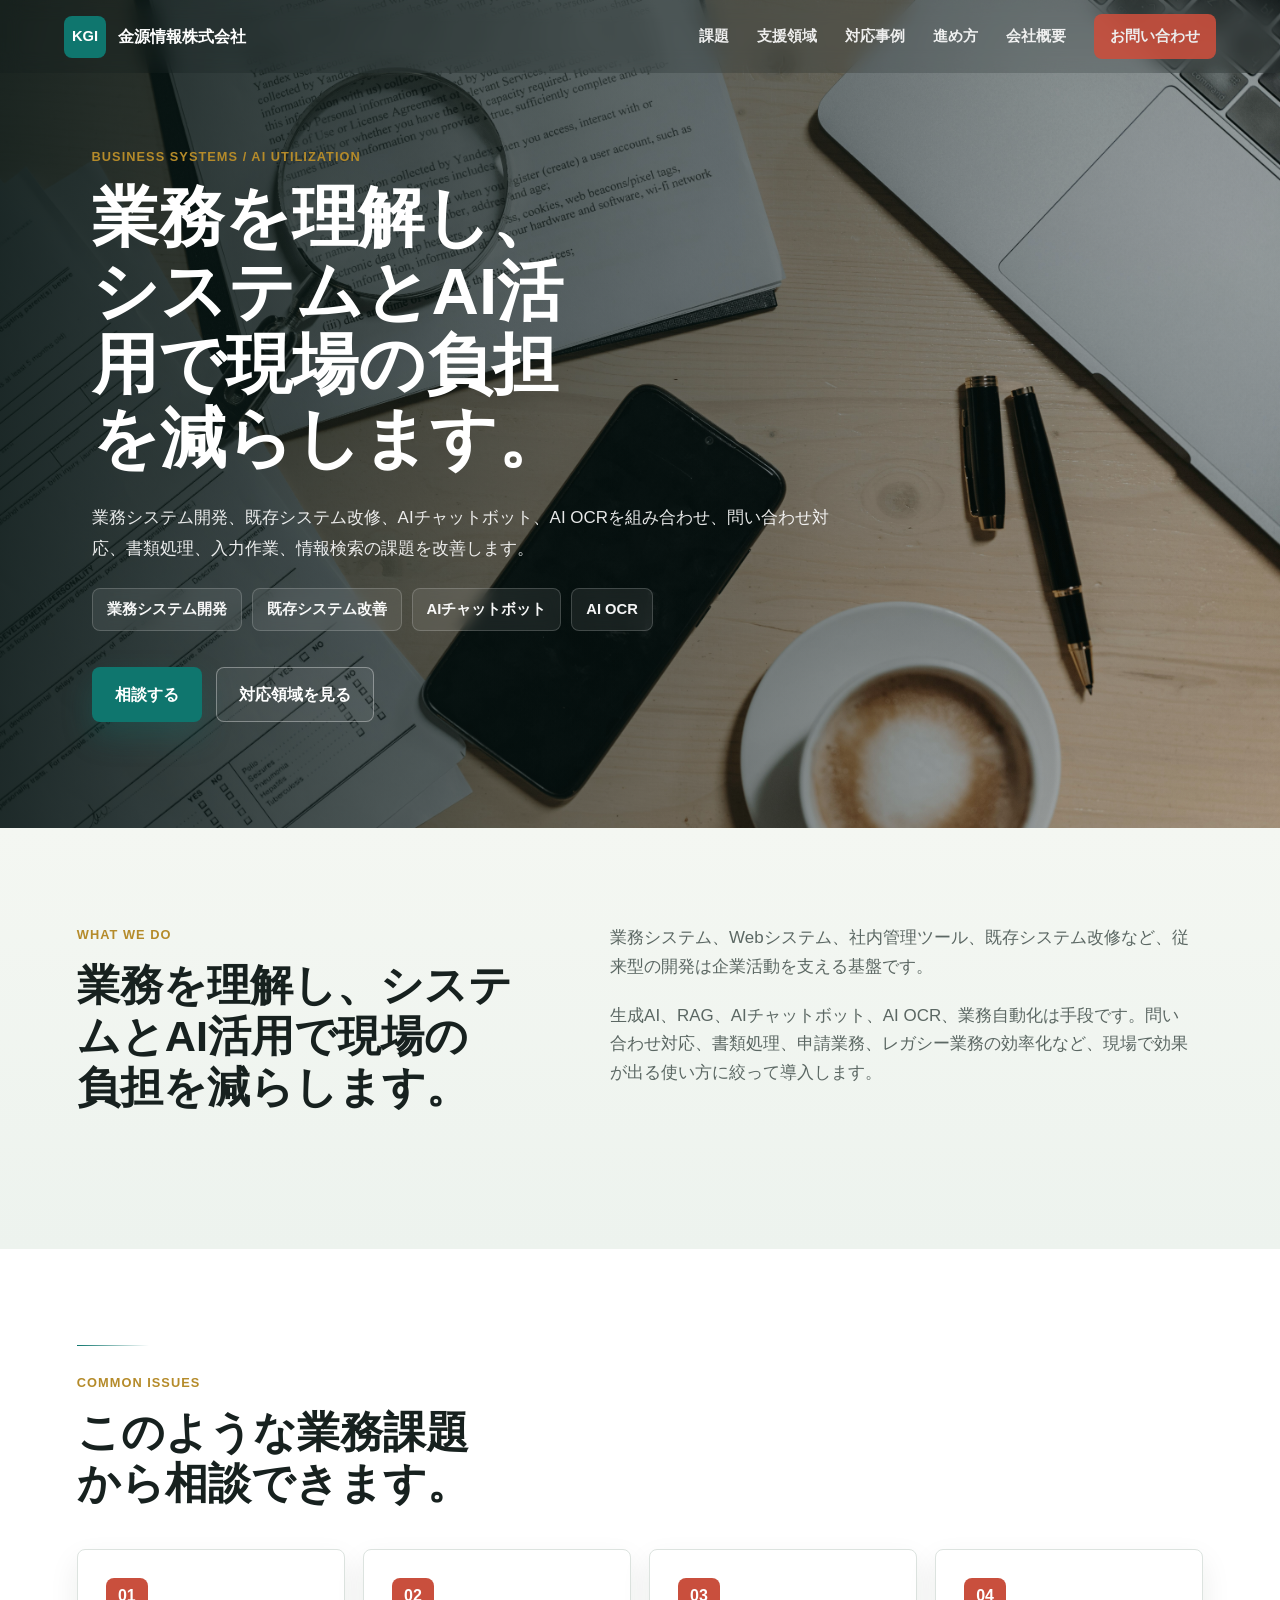
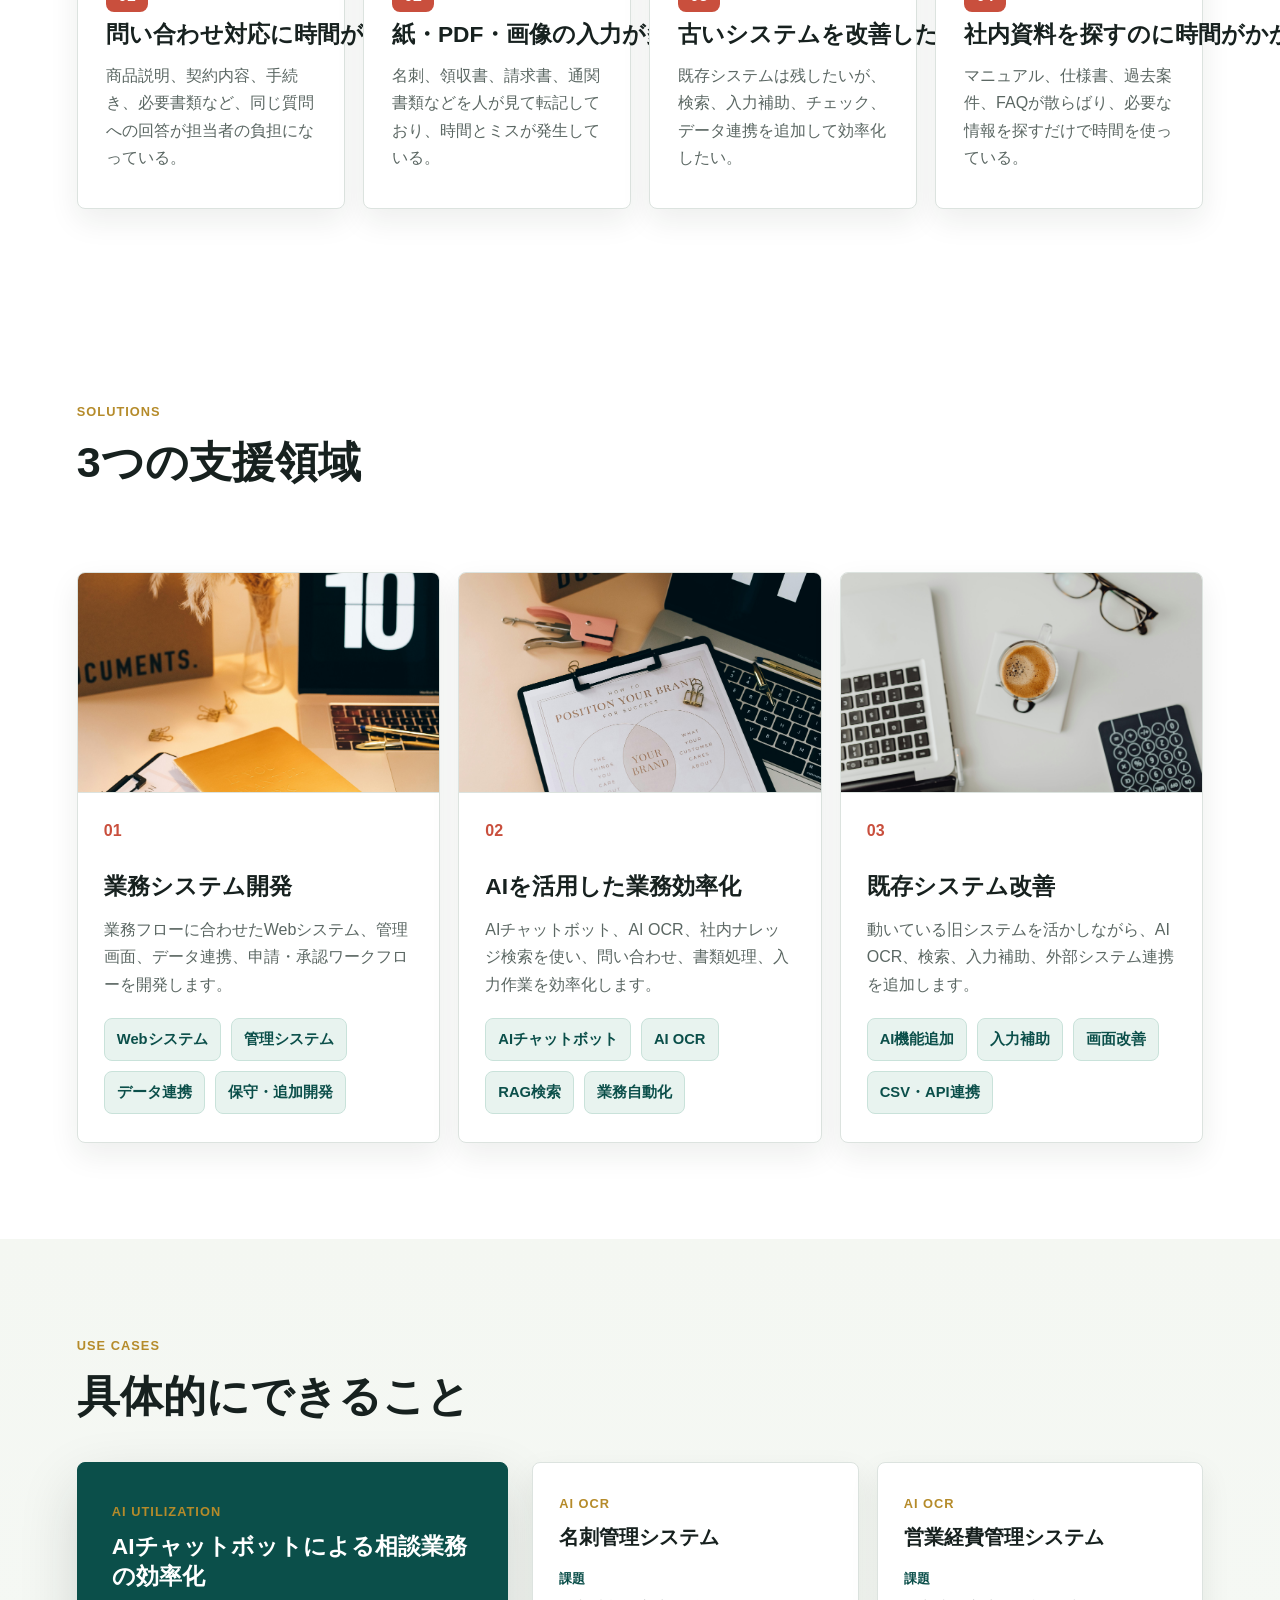
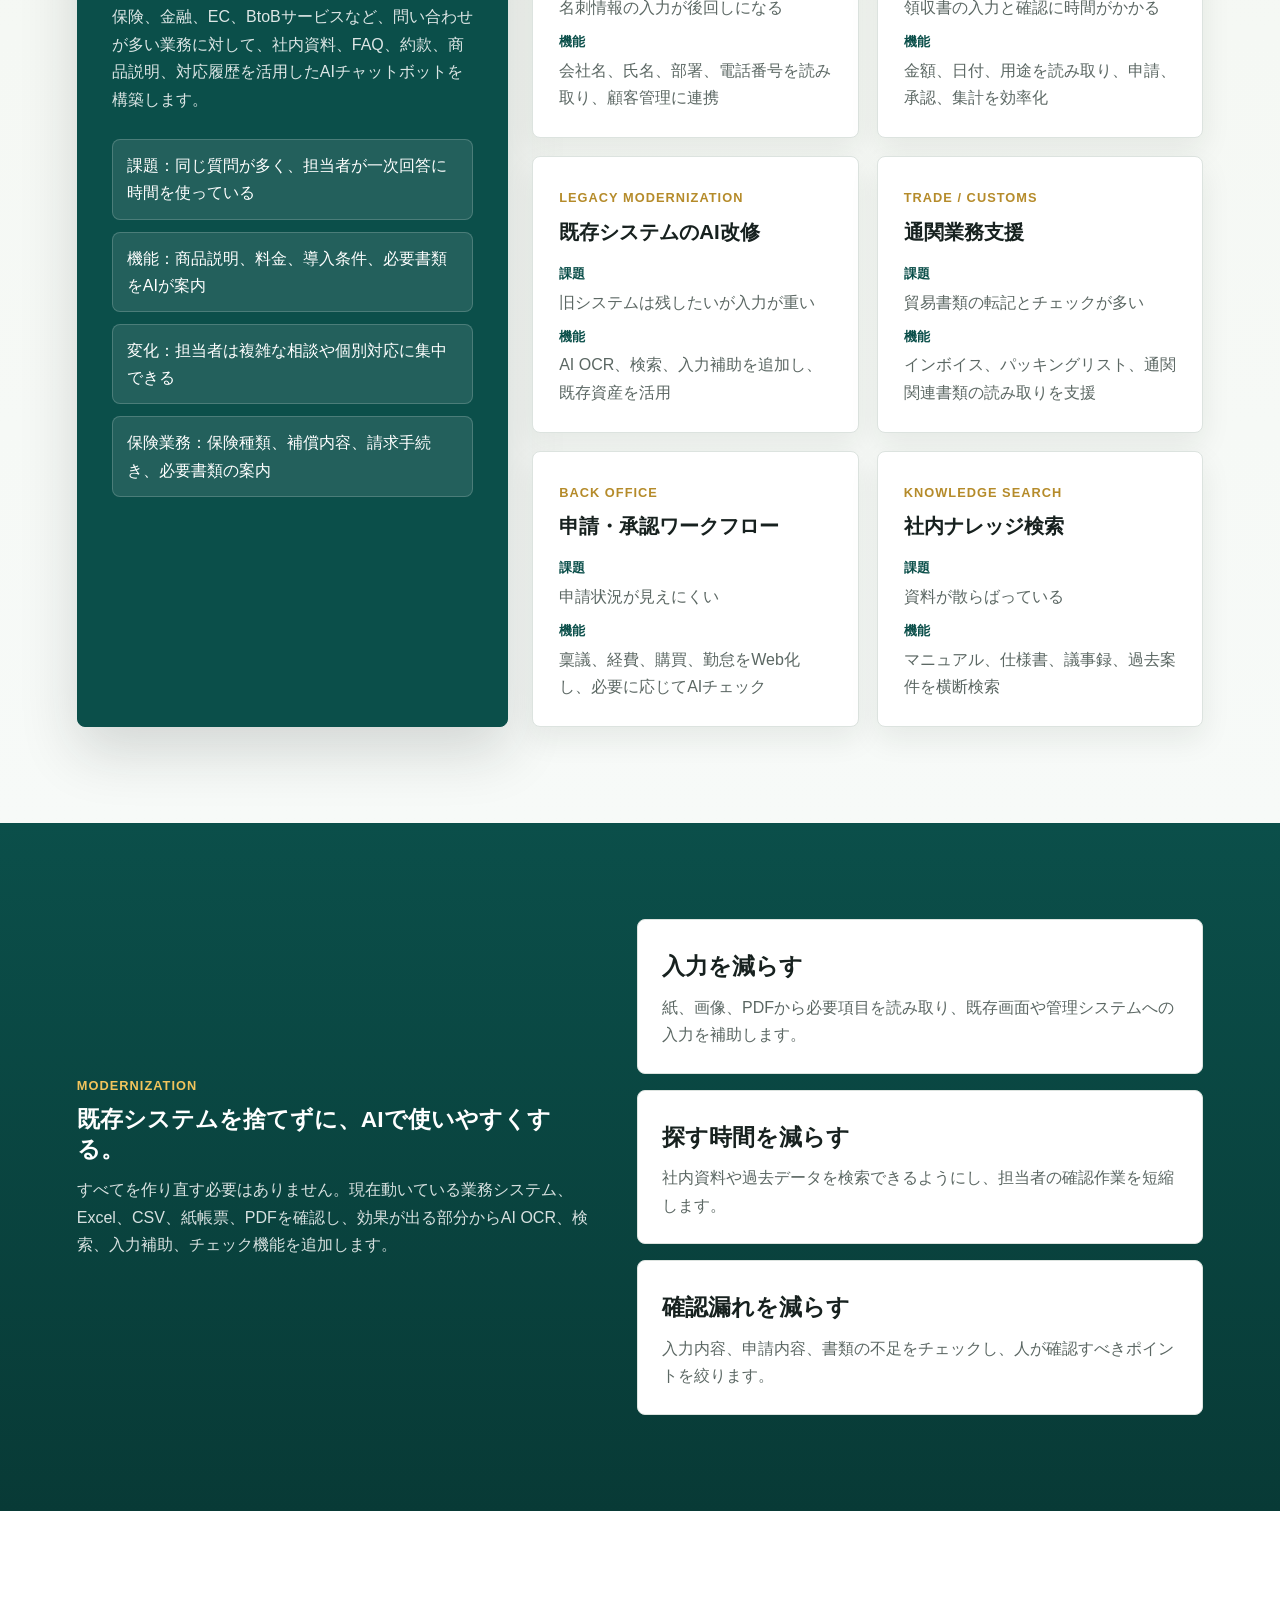
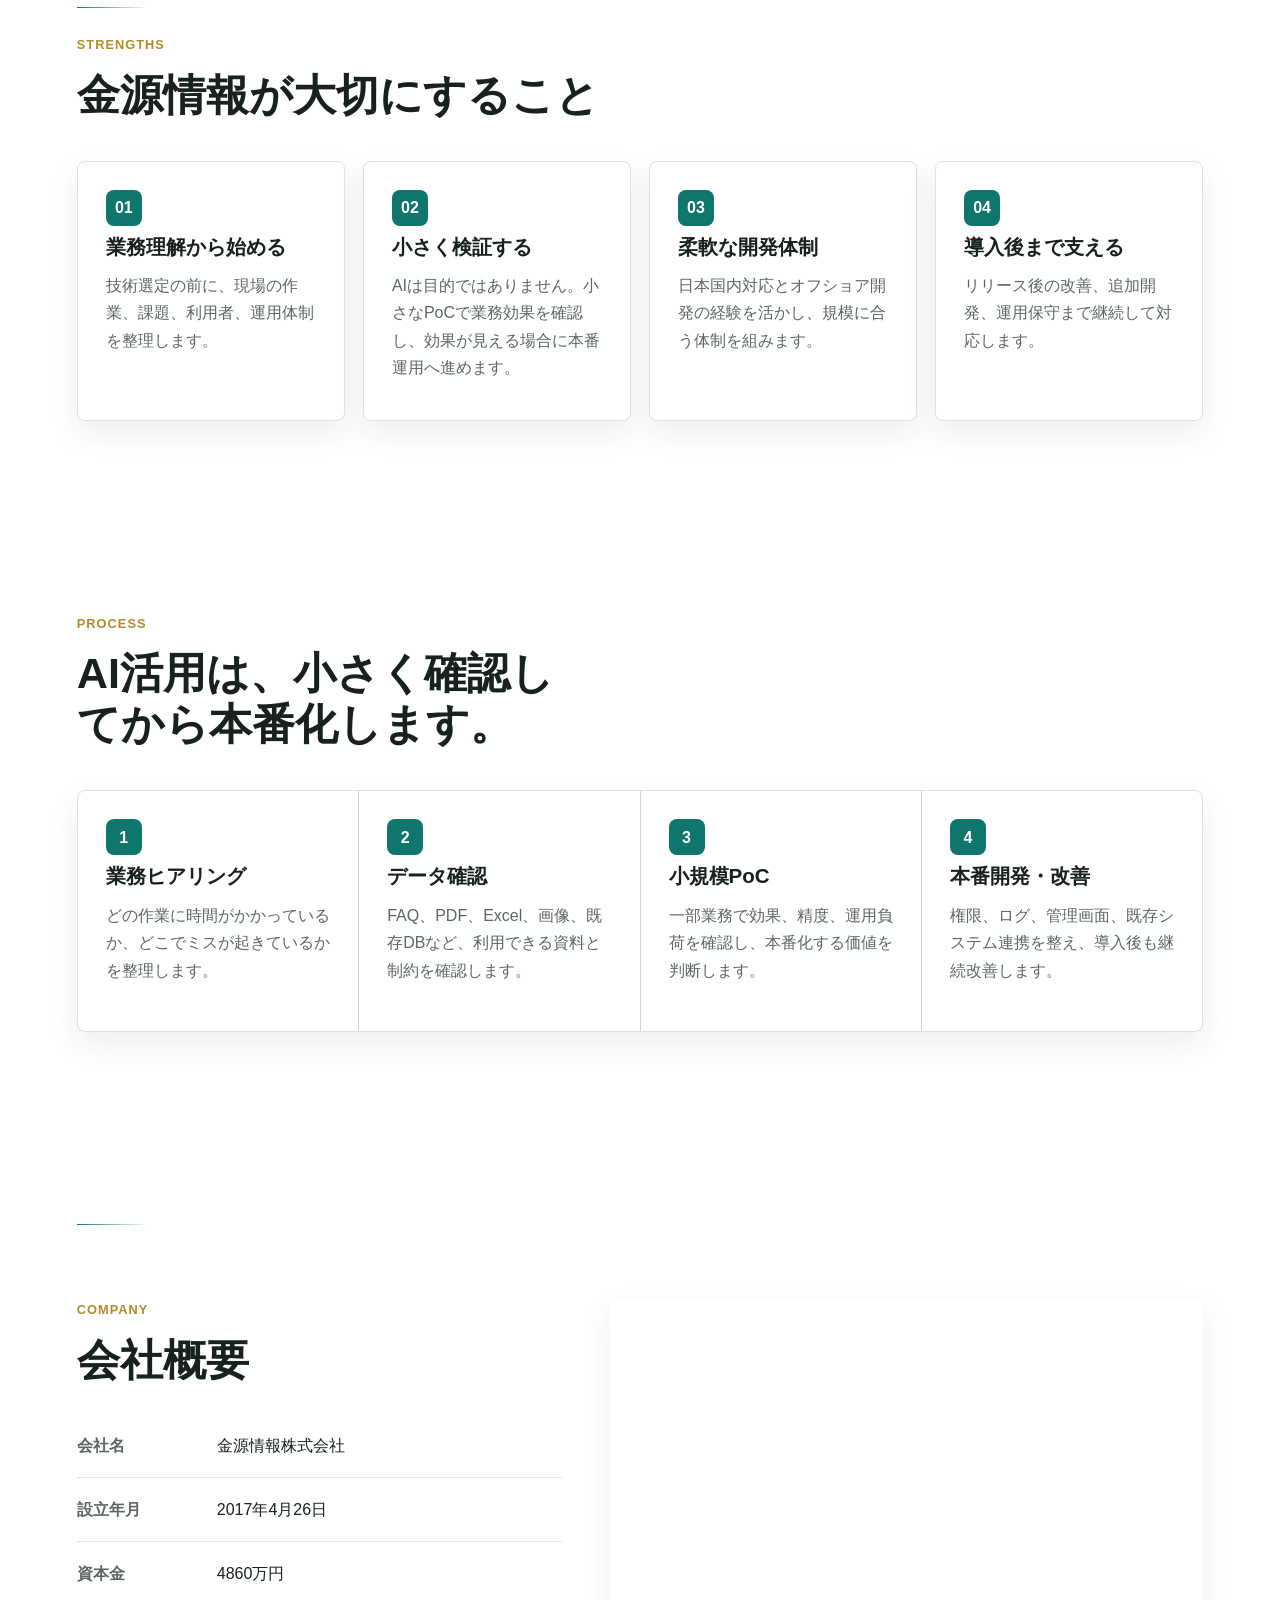
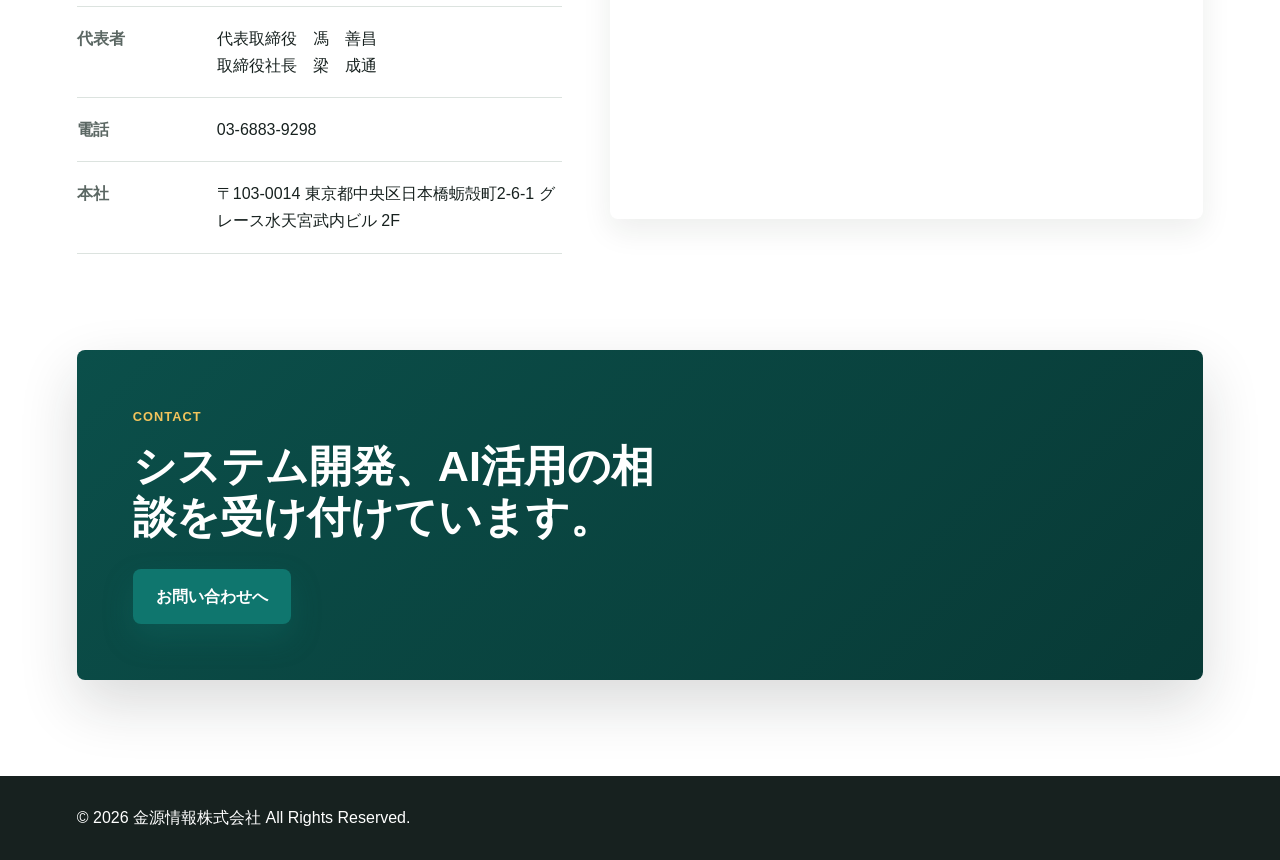
<file: index.html>
<!doctype html>
<html lang="ja">
<head>
  <meta charset="utf-8">
  <meta name="viewport" content="width=device-width, initial-scale=1">
  <title>金源情報株式会社 | システム開発・AI活用支援</title>
  <meta name="description" content="金源情報株式会社は、業務システム開発、Webシステム開発、既存システム改修、生成AI活用、AI OCR、業務自動化を通じて、お客様の業務課題を解決します。">
  <link rel="stylesheet" href="css/style.css">
</head>
<body>
  <header class="site-header" data-header>
    <a class="brand" href="index.html" aria-label="金源情報株式会社 ホーム">
      <span class="brand-mark">KGI</span>
      <span class="brand-name">金源情報株式会社</span>
    </a>
    <button class="nav-toggle" type="button" aria-expanded="false" aria-controls="site-nav" data-nav-toggle>
      <span></span>
      <span></span>
      <span></span>
    </button>
    <nav class="site-nav" id="site-nav" data-nav>
      <a href="#challenges">課題</a>
      <a href="#solutions">支援領域</a>
      <a href="#use-cases">対応事例</a>
      <a href="#process">進め方</a>
      <a href="#company">会社概要</a>
      <a class="nav-contact" href="info.html">お問い合わせ</a>
    </nav>
  </header>

  <main>
    <section class="hero">
      <img class="hero-image" src="img/hero-office-documents-topview.jpg" alt="業務資料とノートPCを使った検討のイメージ">
      <div class="hero-overlay"></div>
      <div class="hero-content">
        <p class="eyebrow">Business Systems / AI Utilization</p>
        <h1>業務を理解し、システムとAI活用で現場の負担を減らします。</h1>
        <p class="hero-lead">業務システム開発、既存システム改修、AIチャットボット、AI OCRを組み合わせ、問い合わせ対応、書類処理、入力作業、情報検索の課題を改善します。</p>
        <div class="hero-points" aria-label="主な対応内容">
          <span>業務システム開発</span>
          <span>既存システム改善</span>
          <span>AIチャットボット</span>
          <span>AI OCR</span>
        </div>
        <div class="hero-actions">
          <a class="button primary" href="info.html">相談する</a>
          <a class="button secondary" href="#solutions">対応領域を見る</a>
        </div>
      </div>
    </section>

    <section class="intro section">
      <div class="section-heading">
        <p class="eyebrow">What We Do</p>
        <h2>業務を理解し、システムとAI活用で現場の負担を減らします。</h2>
      </div>
      <div class="intro-grid">
        <p>業務システム、Webシステム、社内管理ツール、既存システム改修など、従来型の開発は企業活動を支える基盤です。</p>
        <p>生成AI、RAG、AIチャットボット、AI OCR、業務自動化は手段です。問い合わせ対応、書類処理、申請業務、レガシー業務の効率化など、現場で効果が出る使い方に絞って導入します。</p>
      </div>
    </section>

    <section class="challenges section" id="challenges">
      <div class="section-heading">
        <p class="eyebrow">Common Issues</p>
        <h2>このような業務課題から相談できます。</h2>
      </div>
      <div class="challenge-grid">
        <article>
          <span>01</span>
          <h3>問い合わせ対応に時間がかかる</h3>
          <p>商品説明、契約内容、手続き、必要書類など、同じ質問への回答が担当者の負担になっている。</p>
        </article>
        <article>
          <span>02</span>
          <h3>紙・PDF・画像の入力が多い</h3>
          <p>名刺、領収書、請求書、通関書類などを人が見て転記しており、時間とミスが発生している。</p>
        </article>
        <article>
          <span>03</span>
          <h3>古いシステムを改善したい</h3>
          <p>既存システムは残したいが、検索、入力補助、チェック、データ連携を追加して効率化したい。</p>
        </article>
        <article>
          <span>04</span>
          <h3>社内資料を探すのに時間がかかる</h3>
          <p>マニュアル、仕様書、過去案件、FAQが散らばり、必要な情報を探すだけで時間を使っている。</p>
        </article>
      </div>
    </section>

    <section class="solutions section" id="solutions">
      <div class="section-heading">
        <p class="eyebrow">Solutions</p>
        <h2>3つの支援領域</h2>
      </div>

      <div class="support-grid">
        <article class="support-card">
          <img src="img/solution-desk-documents-1.jpg" alt="業務整理とシステム設計のイメージ">
          <span class="solution-number">01</span>
          <h3>業務システム開発</h3>
          <p>業務フローに合わせたWebシステム、管理画面、データ連携、申請・承認ワークフローを開発します。</p>
          <div class="service-list">
            <span>Webシステム</span>
            <span>管理システム</span>
            <span>データ連携</span>
            <span>保守・追加開発</span>
          </div>
        </article>

        <article class="support-card">
          <img src="img/solution-desk-documents-2.jpg" alt="AI活用による業務整理のイメージ">
          <span class="solution-number">02</span>
          <h3>AIを活用した業務効率化</h3>
          <p>AIチャットボット、AI OCR、社内ナレッジ検索を使い、問い合わせ、書類処理、入力作業を効率化します。</p>
          <div class="service-list">
            <span>AIチャットボット</span>
            <span>AI OCR</span>
            <span>RAG検索</span>
            <span>業務自動化</span>
          </div>
        </article>

        <article class="support-card">
          <img src="img/solution-desk-documents-3.jpg" alt="既存業務改善と書類整理のイメージ">
          <span class="solution-number">03</span>
          <h3>既存システム改善</h3>
          <p>動いている旧システムを活かしながら、AI OCR、検索、入力補助、外部システム連携を追加します。</p>
          <div class="service-list">
            <span>AI機能追加</span>
            <span>入力補助</span>
            <span>画面改善</span>
            <span>CSV・API連携</span>
          </div>
        </article>
      </div>
    </section>

    <section class="use-cases section" id="use-cases">
      <div class="section-heading">
        <p class="eyebrow">Use Cases</p>
        <h2>具体的にできること</h2>
      </div>
      <div class="case-layout">
        <article class="case-feature">
          <span class="case-label">AI Utilization</span>
          <h3>AIチャットボットによる相談業務の効率化</h3>
          <p>保険、金融、EC、BtoBサービスなど、問い合わせが多い業務に対して、社内資料、FAQ、約款、商品説明、対応履歴を活用したAIチャットボットを構築します。</p>
          <ul>
            <li>課題：同じ質問が多く、担当者が一次回答に時間を使っている</li>
            <li>機能：商品説明、料金、導入条件、必要書類をAIが案内</li>
            <li>変化：担当者は複雑な相談や個別対応に集中できる</li>
            <li>保険業務：保険種類、補償内容、請求手続き、必要書類の案内</li>
          </ul>
        </article>
        <div class="case-grid">
          <article>
            <span>AI OCR</span>
            <h3>名刺管理システム</h3>
            <ul class="case-points">
              <li><strong>課題</strong>名刺情報の入力が後回しになる</li>
              <li><strong>機能</strong>会社名、氏名、部署、電話番号を読み取り、顧客管理に連携</li>
            </ul>
          </article>
          <article>
            <span>AI OCR</span>
            <h3>営業経費管理システム</h3>
            <ul class="case-points">
              <li><strong>課題</strong>領収書の入力と確認に時間がかかる</li>
              <li><strong>機能</strong>金額、日付、用途を読み取り、申請、承認、集計を効率化</li>
            </ul>
          </article>
          <article>
            <span>Legacy Modernization</span>
            <h3>既存システムのAI改修</h3>
            <ul class="case-points">
              <li><strong>課題</strong>旧システムは残したいが入力が重い</li>
              <li><strong>機能</strong>AI OCR、検索、入力補助を追加し、既存資産を活用</li>
            </ul>
          </article>
          <article>
            <span>Trade / Customs</span>
            <h3>通関業務支援</h3>
            <ul class="case-points">
              <li><strong>課題</strong>貿易書類の転記とチェックが多い</li>
              <li><strong>機能</strong>インボイス、パッキングリスト、通関関連書類の読み取りを支援</li>
            </ul>
          </article>
          <article>
            <span>Back Office</span>
            <h3>申請・承認ワークフロー</h3>
            <ul class="case-points">
              <li><strong>課題</strong>申請状況が見えにくい</li>
              <li><strong>機能</strong>稟議、経費、購買、勤怠をWeb化し、必要に応じてAIチェック</li>
            </ul>
          </article>
          <article>
            <span>Knowledge Search</span>
            <h3>社内ナレッジ検索</h3>
            <ul class="case-points">
              <li><strong>課題</strong>資料が散らばっている</li>
              <li><strong>機能</strong>マニュアル、仕様書、議事録、過去案件を横断検索</li>
            </ul>
          </article>
        </div>
      </div>
    </section>

    <section class="legacy section">
      <div class="legacy-copy">
        <p class="eyebrow">Modernization</p>
        <h2>既存システムを捨てずに、AIで使いやすくする。</h2>
        <p>すべてを作り直す必要はありません。現在動いている業務システム、Excel、CSV、紙帳票、PDFを確認し、効果が出る部分からAI OCR、検索、入力補助、チェック機能を追加します。</p>
      </div>
      <div class="legacy-points">
        <div>
          <h3>入力を減らす</h3>
          <p>紙、画像、PDFから必要項目を読み取り、既存画面や管理システムへの入力を補助します。</p>
        </div>
        <div>
          <h3>探す時間を減らす</h3>
          <p>社内資料や過去データを検索できるようにし、担当者の確認作業を短縮します。</p>
        </div>
        <div>
          <h3>確認漏れを減らす</h3>
          <p>入力内容、申請内容、書類の不足をチェックし、人が確認すべきポイントを絞ります。</p>
        </div>
      </div>
    </section>

    <section class="strengths section" id="strengths">
      <div class="section-heading">
        <p class="eyebrow">Strengths</p>
        <h2>金源情報が大切にすること</h2>
      </div>
      <div class="strength-grid">
        <article>
          <span>01</span>
          <h3>業務理解から始める</h3>
          <p>技術選定の前に、現場の作業、課題、利用者、運用体制を整理します。</p>
        </article>
        <article>
          <span>02</span>
          <h3>小さく検証する</h3>
          <p>AIは目的ではありません。小さなPoCで業務効果を確認し、効果が見える場合に本番運用へ進めます。</p>
        </article>
        <article>
          <span>03</span>
          <h3>柔軟な開発体制</h3>
          <p>日本国内対応とオフショア開発の経験を活かし、規模に合う体制を組みます。</p>
        </article>
        <article>
          <span>04</span>
          <h3>導入後まで支える</h3>
          <p>リリース後の改善、追加開発、運用保守まで継続して対応します。</p>
        </article>
      </div>
    </section>

    <section class="process section" id="process">
      <div class="section-heading">
        <p class="eyebrow">Process</p>
        <h2>AI活用は、小さく確認してから本番化します。</h2>
      </div>
      <div class="process-list">
        <div>
          <span>1</span>
          <h3>業務ヒアリング</h3>
          <p>どの作業に時間がかかっているか、どこでミスが起きているかを整理します。</p>
        </div>
        <div>
          <span>2</span>
          <h3>データ確認</h3>
          <p>FAQ、PDF、Excel、画像、既存DBなど、利用できる資料と制約を確認します。</p>
        </div>
        <div>
          <span>3</span>
          <h3>小規模PoC</h3>
          <p>一部業務で効果、精度、運用負荷を確認し、本番化する価値を判断します。</p>
        </div>
        <div>
          <span>4</span>
          <h3>本番開発・改善</h3>
          <p>権限、ログ、管理画面、既存システム連携を整え、導入後も継続改善します。</p>
        </div>
      </div>
    </section>

    <section class="company section" id="company">
      <div class="company-copy">
        <p class="eyebrow">Company</p>
        <h2>会社概要</h2>
        <dl>
          <div>
            <dt>会社名</dt>
            <dd>金源情報株式会社</dd>
          </div>
          <div>
            <dt>設立年月</dt>
            <dd>2017年4月26日</dd>
          </div>
          <div>
            <dt>資本金</dt>
            <dd>4860万円</dd>
          </div>
          <div>
            <dt>代表者</dt>
            <dd>代表取締役　馮　善昌<br>取締役社長　梁　成通</dd>
          </div>
          <div>
            <dt>電話</dt>
            <dd><a href="tel:0368839298">03-6883-9298</a></dd>
          </div>
          <div>
            <dt>本社</dt>
            <dd>〒103-0014 東京都中央区日本橋蛎殻町2-6-1 グレース水天宮武内ビル 2F</dd>
          </div>
        </dl>
      </div>
      <div class="company-map" aria-label="本社所在地">
        <iframe src="https://www.google.com/maps/embed?pb=!1m18!1m12!1m3!1d3240.737347204218!2d139.78343261525893!3d35.68346878019379!2m3!1f0!2f0!3f0!3m2!1i1024!2i768!4f13.1!3m3!1m2!1s0x601889450aade5d5%3A0xcb2e7c6d103ae4b3!2z44CSMTAzLTAwMTQg5p2x5Lqs6YO95Lit5aSu5Yy65pel5pys5qmL6JuO5q6755S677yS5LiB55uu77yW4oiS77yR!5e0!3m2!1sja!2sjp!4v1539350665390" loading="lazy" allowfullscreen referrerpolicy="no-referrer-when-downgrade"></iframe>
      </div>
    </section>

    <section class="cta">
      <p class="eyebrow">Contact</p>
      <h2>システム開発、AI活用の相談を受け付けています。</h2>
      <a class="button primary" href="info.html">お問い合わせへ</a>
    </section>
  </main>

  <footer class="site-footer">
    <p>© 2026 金源情報株式会社 All Rights Reserved.</p>
  </footer>

  <script src="js/main.js"></script>
</body>
</html>
</file>
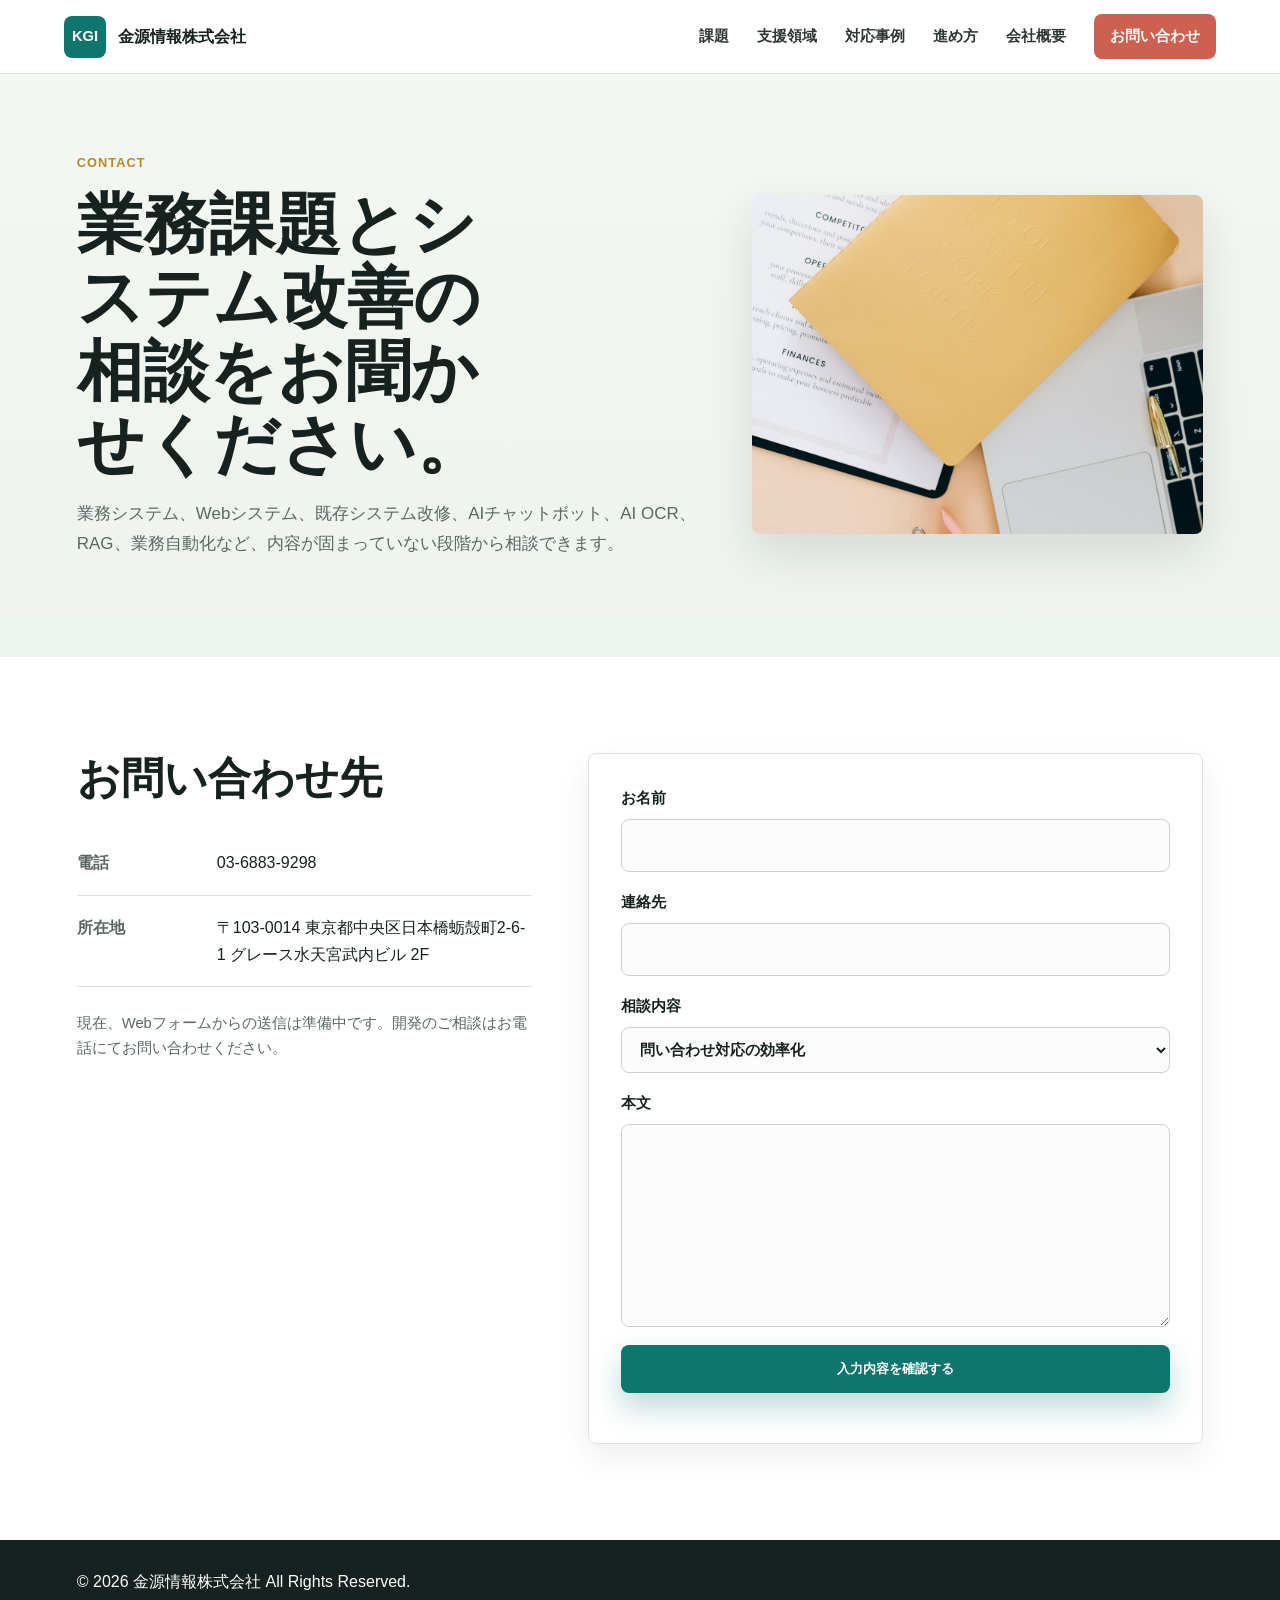
<file: info.html>
<!doctype html>
<html lang="ja">
<head>
  <meta charset="utf-8">
  <meta name="viewport" content="width=device-width, initial-scale=1">
  <title>お問い合わせ | 金源情報株式会社</title>
  <meta name="description" content="金源情報株式会社へのシステム開発、AI活用、業務自動化に関するお問い合わせ。">
  <link rel="stylesheet" href="css/style.css">
</head>
<body>
  <header class="site-header solid" data-header>
    <a class="brand" href="index.html" aria-label="金源情報株式会社 ホーム">
      <span class="brand-mark">KGI</span>
      <span class="brand-name">金源情報株式会社</span>
    </a>
    <button class="nav-toggle" type="button" aria-expanded="false" aria-controls="site-nav" data-nav-toggle>
      <span></span>
      <span></span>
      <span></span>
    </button>
    <nav class="site-nav" id="site-nav" data-nav>
      <a href="index.html#challenges">課題</a>
      <a href="index.html#solutions">支援領域</a>
      <a href="index.html#use-cases">対応事例</a>
      <a href="index.html#process">進め方</a>
      <a href="index.html#company">会社概要</a>
      <a class="nav-contact" href="info.html">お問い合わせ</a>
    </nav>
  </header>

  <main class="contact-page">
    <section class="contact-hero">
      <div>
        <p class="eyebrow">Contact</p>
        <h1>業務課題とシステム改善の相談をお聞かせください。</h1>
        <p>業務システム、Webシステム、既存システム改修、AIチャットボット、AI OCR、RAG、業務自動化など、内容が固まっていない段階から相談できます。</p>
      </div>
      <img src="img/b2b-office-documents.jpg" alt="業務課題の相談">
    </section>

    <section class="contact-content">
      <div class="contact-info">
        <h2>お問い合わせ先</h2>
        <dl>
          <div>
            <dt>電話</dt>
            <dd><a href="tel:0368839298">03-6883-9298</a></dd>
          </div>
          <div>
            <dt>所在地</dt>
            <dd>〒103-0014 東京都中央区日本橋蛎殻町2-6-1 グレース水天宮武内ビル 2F</dd>
          </div>
        </dl>
        <p class="note">現在、Webフォームからの送信は準備中です。開発のご相談はお電話にてお問い合わせください。</p>
      </div>

      <form class="contact-form" data-contact-form>
        <label>
          <span>お名前</span>
          <input type="text" name="name" autocomplete="name" required>
        </label>
        <label>
          <span>連絡先</span>
          <input type="text" name="contact" autocomplete="tel" required>
        </label>
        <label>
          <span>相談内容</span>
          <select name="topic">
            <option value="問い合わせ対応の効率化">問い合わせ対応の効率化</option>
            <option value="紙・PDF・画像入力の効率化">紙・PDF・画像入力の効率化</option>
            <option value="業務システム開発">業務システム開発</option>
            <option value="既存システム改修・保守">既存システム改修・保守</option>
            <option value="AI活用・業務効率化">AI活用・業務効率化</option>
            <option value="その他">その他</option>
          </select>
        </label>
        <label>
          <span>本文</span>
          <textarea name="message" rows="7" required></textarea>
        </label>
        <button class="button primary" type="submit">入力内容を確認する</button>
        <p class="form-message" data-form-message aria-live="polite"></p>
      </form>
    </section>
  </main>

  <footer class="site-footer">
    <p>© 2026 金源情報株式会社 All Rights Reserved.</p>
  </footer>

  <script src="js/main.js"></script>
</body>
</html>
</file>
<file: css/style.css>
:root {
  --ink: #17211f;
  --muted: #5b6763;
  --line: #dce3df;
  --paper: #ffffff;
  --soft: #f4f7f2;
  --soft-strong: #edf3ee;
  --teal: #0f766e;
  --teal-dark: #0b4f4a;
  --teal-deep: #083a36;
  --coral: #c94f3d;
  --gold: #b58b2a;
  --shadow: 0 18px 45px rgba(23, 33, 31, 0.12);
  --shadow-soft: 0 12px 30px rgba(23, 33, 31, 0.08);
  --shadow-strong: 0 24px 58px rgba(23, 33, 31, 0.16);
  --text-xs: 0.8rem;
  --text-sm: 0.92rem;
  --text-base: 1rem;
  --text-lg: 1.06rem;
  --heading-card-tight: clamp(1.08rem, 0.92vw + 0.94rem, 1.28rem);
  --heading-card: clamp(1.18rem, 1.12vw + 1rem, 1.42rem);
  --heading-section: clamp(1.9rem, 2.4vw + 1.25rem, 2.7rem);
  --heading-hero: clamp(2.6rem, 4.2vw + 1.2rem, 4.1rem);
  --heading-hero-mobile: clamp(2.15rem, 6vw + 0.8rem, 2.75rem);
  --body-measure: 62ch;
}

* {
  box-sizing: border-box;
}

html {
  scroll-behavior: smooth;
}

body {
  margin: 0;
  color: var(--ink);
  background: var(--paper);
  font-family: -apple-system, BlinkMacSystemFont, "Hiragino Kaku Gothic ProN", "Yu Gothic", "Meiryo", sans-serif;
  font-size: var(--text-base);
  line-height: 1.7;
}

img {
  display: block;
  max-width: 100%;
}

a {
  color: inherit;
  text-decoration: none;
}

:focus-visible {
  outline: 3px solid rgba(201, 79, 61, 0.72);
  outline-offset: 4px;
}

.site-header {
  position: fixed;
  z-index: 20;
  top: 0;
  left: 0;
  right: 0;
  display: flex;
  align-items: center;
  justify-content: space-between;
  min-height: 72px;
  padding: 14px clamp(20px, 5vw, 72px);
  color: #fff;
  background: rgba(16, 28, 26, 0.2);
  backdrop-filter: blur(10px);
  transition: background 0.2s ease, box-shadow 0.2s ease, color 0.2s ease;
}

.site-header.solid,
.site-header.is-scrolled,
.site-header.is-open {
  color: var(--ink);
  background: rgba(255, 255, 255, 0.92);
  box-shadow: 0 1px 0 var(--line);
}

.brand {
  display: flex;
  align-items: center;
  gap: 12px;
  font-weight: 700;
  letter-spacing: 0;
}

.brand-mark {
  display: grid;
  width: 42px;
  height: 42px;
  place-items: center;
  color: #fff;
  background: var(--teal);
  border-radius: 8px;
  font-size: var(--text-sm);
}

.brand-name {
  white-space: nowrap;
}

.site-nav {
  display: flex;
  align-items: center;
  gap: 28px;
  font-size: var(--text-sm);
  font-weight: 600;
}

.site-nav a {
  opacity: 0.9;
}

.site-nav a:hover {
  opacity: 1;
  color: var(--teal);
}

.nav-contact {
  padding: 10px 16px;
  color: #fff;
  background: var(--coral);
  border-radius: 8px;
}

.site-nav .nav-contact:hover {
  color: #fff;
}

.nav-toggle {
  display: none;
  width: 42px;
  height: 42px;
  padding: 9px;
  border: 1px solid currentColor;
  border-radius: 8px;
  color: inherit;
  background: transparent;
}

.nav-toggle span {
  display: block;
  height: 2px;
  margin: 5px 0;
  background: currentColor;
}

.hero {
  position: relative;
  min-height: 92vh;
  display: grid;
  align-items: center;
  overflow: hidden;
  padding: 120px clamp(20px, 7vw, 96px) 80px;
  color: #fff;
}

.hero-image,
.hero-overlay {
  position: absolute;
  inset: 0;
}

.hero-image {
  width: 100%;
  height: 100%;
  object-fit: cover;
}

.hero-overlay {
  background:
    linear-gradient(90deg, rgba(8, 21, 19, 0.88), rgba(8, 21, 19, 0.5), rgba(8, 21, 19, 0.18)),
    linear-gradient(180deg, rgba(8, 21, 19, 0.24), rgba(8, 21, 19, 0));
}

.hero-content {
  position: relative;
  max-width: 940px;
  padding: 22px 0 22px 2px;
}

.eyebrow {
  margin: 0 0 14px;
  color: var(--gold);
  font-size: var(--text-xs);
  font-weight: 800;
  letter-spacing: 0.08em;
  text-transform: uppercase;
}

.hero h1,
.contact-hero h1 {
  margin: 0;
  max-width: 14ch;
  font-size: var(--heading-hero);
  line-height: 1.12;
  letter-spacing: 0;
  text-wrap: balance;
}

.hero-lead {
  max-width: 760px;
  margin: 28px 0 0;
  color: rgba(255, 255, 255, 0.9);
  font-size: var(--text-lg);
  line-height: 1.8;
}

.hero-points {
  display: flex;
  flex-wrap: wrap;
  gap: 10px;
  margin-top: 24px;
}

.hero-points span {
  display: inline-flex;
  align-items: center;
  min-height: 38px;
  padding: 8px 14px;
  color: rgba(255, 255, 255, 0.96);
  background: rgba(255, 255, 255, 0.08);
  border: 1px solid rgba(255, 255, 255, 0.18);
  border-radius: 8px;
  font-size: var(--text-sm);
  font-weight: 700;
  backdrop-filter: blur(8px);
}

.hero-actions {
  display: flex;
  flex-wrap: wrap;
  gap: 14px;
  margin-top: 36px;
}

.button {
  display: inline-flex;
  align-items: center;
  justify-content: center;
  min-height: 48px;
  padding: 13px 22px;
  border: 1px solid transparent;
  border-radius: 8px;
  font-weight: 800;
  letter-spacing: 0;
  cursor: pointer;
  transition: transform 0.18s ease, box-shadow 0.18s ease, background-color 0.18s ease, border-color 0.18s ease;
}

.button.primary {
  color: #fff;
  background: var(--teal);
  box-shadow: 0 14px 30px rgba(15, 118, 110, 0.28);
}

.button.secondary {
  color: #fff;
  background: rgba(255, 255, 255, 0.06);
  border-color: rgba(255, 255, 255, 0.34);
}

.button:hover {
  transform: translateY(-2px);
}

.button.primary:hover {
  background: var(--teal-dark);
  box-shadow: 0 18px 34px rgba(11, 79, 74, 0.3);
}

.button.secondary:hover {
  border-color: rgba(255, 255, 255, 0.6);
  background: rgba(255, 255, 255, 0.12);
}

.section {
  padding: 96px clamp(20px, 6vw, 88px);
}

.challenges,
.strengths,
.company {
  position: relative;
}

.challenges::before,
.strengths::before,
.company::before {
  content: "";
  display: block;
  grid-column: 1 / -1;
  width: 72px;
  height: 1px;
  margin-bottom: 26px;
  background: linear-gradient(90deg, var(--teal), rgba(15, 118, 110, 0));
}

.section-heading {
  max-width: 760px;
  margin-bottom: 40px;
}

.section-heading h2,
.cta h2,
.company-copy h2,
.contact-info h2 {
  margin: 0;
  font-size: var(--heading-section);
  line-height: 1.18;
  letter-spacing: 0;
  text-wrap: balance;
}

.intro {
  display: grid;
  grid-template-columns: minmax(0, 0.9fr) minmax(0, 1.1fr);
  gap: 48px;
  background: linear-gradient(180deg, var(--soft) 0%, var(--soft-strong) 100%);
  align-items: start;
}

.intro-grid {
  display: grid;
  gap: 20px;
  color: var(--muted);
  font-size: var(--text-lg);
}

.intro-grid p {
  margin: 0;
  max-width: var(--body-measure);
}

.solutions {
  display: grid;
  gap: 44px;
}

.solution-block,
.legacy {
  display: grid;
  grid-template-columns: minmax(0, 0.95fr) minmax(0, 1.05fr);
  gap: 48px;
  align-items: center;
}

.solution-block.reverse .solution-media {
  order: 2;
}

.solution-media img {
  width: 100%;
  aspect-ratio: 16 / 10;
  object-fit: cover;
  border-radius: 8px;
  box-shadow: var(--shadow);
}

.solution-copy {
  max-width: 640px;
}

.solution-number {
  color: var(--coral);
  font-weight: 900;
}

.challenge-grid,
.support-grid {
  display: grid;
  gap: 18px;
}

.challenge-grid {
  grid-template-columns: repeat(4, minmax(0, 1fr));
}

.support-grid {
  grid-template-columns: repeat(3, minmax(0, 1fr));
}

.challenge-grid article,
.support-card,
.legacy-points div {
  border: 1px solid var(--line);
  border-radius: 8px;
  background: var(--paper);
  transition: transform 0.18s ease, box-shadow 0.18s ease, border-color 0.18s ease;
}

.challenge-grid article {
  min-height: 260px;
  padding: 28px;
  box-shadow: var(--shadow-soft);
}

.challenge-grid h3 {
  max-width: 14ch;
  white-space: nowrap;
  font-size: var(--heading-card-tight);
  line-height: 1.28;
}

.challenge-grid p {
  max-width: 30ch;
  line-height: 1.72;
}

.challenge-grid span {
  display: inline-grid;
  width: 42px;
  height: 34px;
  place-items: center;
  color: #fff;
  background: var(--coral);
  border-radius: 8px;
  font-weight: 900;
}

.support-card {
  overflow: hidden;
  padding: 0 26px 28px;
  box-shadow: var(--shadow-soft);
}

.support-card img {
  width: calc(100% + 52px);
  max-width: none;
  height: 220px;
  margin: 0 -26px 24px;
  object-fit: cover;
  border-bottom: 1px solid var(--line);
}

.support-card .service-list {
  margin-top: 20px;
}

.support-card h3 {
  white-space: nowrap;
  font-size: var(--heading-card);
  line-break: strict;
  margin-bottom: 10px;
}

.solution-copy h3,
.challenge-grid h3,
.legacy-copy h2,
.legacy-points h3,
.case-feature h3,
.case-grid h3,
.strength-grid h3,
.process-list h3 {
  margin: 8px 0 12px;
  font-size: var(--heading-card);
  line-height: 1.3;
}

.solution-copy p,
.challenge-grid p,
.support-card p,
.legacy-copy p,
.legacy-points p,
.case-feature p,
.case-grid p,
.strength-grid p,
.process-list p {
  margin: 0;
  color: var(--muted);
  line-height: 1.72;
}

.support-card p,
.case-feature p,
.case-grid p,
.strength-grid p,
.process-list p,
.contact-info .note {
  max-width: var(--body-measure);
}

.service-list {
  display: flex;
  flex-wrap: wrap;
  gap: 10px;
  margin-top: 24px;
}

.service-list span {
  padding: 8px 12px;
  color: var(--teal-dark);
  background: #e8f3ef;
  border: 1px solid #c9e2da;
  border-radius: 8px;
  font-weight: 700;
  font-size: var(--text-sm);
}

.use-cases {
  background: linear-gradient(180deg, var(--soft) 0%, #f7faf8 100%);
}

.legacy {
  background: linear-gradient(180deg, var(--teal-dark) 0%, var(--teal-deep) 100%);
  color: #fff;
}

.legacy .eyebrow {
  color: #f2c45c;
}

.legacy-copy p {
  max-width: 760px;
  color: rgba(255, 255, 255, 0.84);
}

.legacy-points {
  display: grid;
  gap: 16px;
}

.legacy-points div {
  padding: 24px;
  color: var(--ink);
}

.case-layout {
  display: grid;
  grid-template-columns: minmax(0, 0.9fr) minmax(0, 1.4fr);
  gap: 24px;
  align-items: stretch;
}

.case-feature,
.case-grid article {
  border: 1px solid var(--line);
  border-radius: 8px;
  background: var(--paper);
  transition: transform 0.18s ease, box-shadow 0.18s ease, border-color 0.18s ease;
}

.case-feature {
  min-height: 100%;
  padding: 34px;
  color: #fff;
  background: var(--teal-dark);
  border-color: var(--teal-dark);
  box-shadow: var(--shadow-strong);
}

.case-feature p {
  color: rgba(255, 255, 255, 0.86);
}

.case-feature ul {
  display: grid;
  gap: 12px;
  margin: 26px 0 0;
  padding: 0;
  list-style: none;
}

.case-feature li {
  padding: 12px 14px;
  background: rgba(255, 255, 255, 0.1);
  border: 1px solid rgba(255, 255, 255, 0.18);
  border-radius: 8px;
}

.case-label,
.case-grid span {
  color: var(--gold);
  font-size: var(--text-xs);
  font-weight: 900;
  letter-spacing: 0.08em;
  text-transform: uppercase;
}

.case-grid {
  display: grid;
  grid-template-columns: repeat(2, minmax(0, 1fr));
  gap: 18px;
}

.case-grid article {
  min-height: 230px;
  padding: 26px;
  box-shadow: var(--shadow-soft);
}

.case-grid h3 {
  max-width: 14ch;
  white-space: nowrap;
  font-size: var(--heading-card-tight);
  line-height: 1.28;
}

.case-points {
  display: grid;
  gap: 10px;
  margin: 18px 0 0;
  padding: 0;
  list-style: none;
}

.case-points li {
  display: grid;
  gap: 4px;
  color: var(--muted);
}

.case-points strong {
  color: var(--teal-dark);
  font-size: var(--text-xs);
}

.strengths,
.process {
  background: var(--paper);
}

.strength-grid {
  display: grid;
  grid-template-columns: repeat(4, minmax(0, 1fr));
  gap: 18px;
}

.strength-grid article {
  min-height: 260px;
  padding: 28px;
  background: var(--paper);
  border: 1px solid var(--line);
  border-radius: 8px;
  box-shadow: var(--shadow-soft);
  transition: transform 0.18s ease, box-shadow 0.18s ease, border-color 0.18s ease;
}

.strength-grid span,
.process-list span {
  display: inline-grid;
  width: 36px;
  height: 36px;
  place-items: center;
  color: #fff;
  background: var(--teal);
  border-radius: 8px;
  font-weight: 800;
}

.process-list {
  display: grid;
  grid-template-columns: repeat(4, minmax(0, 1fr));
  gap: 1px;
  overflow: hidden;
  border: 1px solid var(--line);
  border-radius: 8px;
  background: #cad4d0;
  box-shadow: var(--shadow-soft);
}

.process-list div {
  min-height: 240px;
  padding: 28px;
  background: var(--paper);
}

.process-list h3,
.strength-grid h3 {
  max-width: 12ch;
}

.process-list h3 {
  white-space: nowrap;
  font-size: var(--heading-card-tight);
  line-height: 1.28;
}

.strength-grid h3 {
  white-space: nowrap;
  font-size: var(--heading-card-tight);
  line-height: 1.28;
}

.company {
  display: grid;
  grid-template-columns: minmax(0, 0.9fr) minmax(0, 1.1fr);
  gap: 48px;
  align-items: start;
}

dl {
  margin: 28px 0 0;
}

dl div {
  display: grid;
  grid-template-columns: 120px 1fr;
  gap: 20px;
  padding: 18px 0;
  border-bottom: 1px solid var(--line);
}

dt {
  color: var(--muted);
  font-weight: 800;
}

dd {
  margin: 0;
}

.company-map iframe {
  width: 100%;
  min-height: 520px;
  border: 0;
  border-radius: 8px;
  box-shadow: var(--shadow-soft);
}

.cta {
  margin: 0 clamp(20px, 6vw, 88px) 96px;
  padding: 56px;
  color: #fff;
  background: linear-gradient(135deg, var(--teal-dark) 0%, var(--teal-deep) 100%);
  border-radius: 8px;
  box-shadow: var(--shadow-strong);
}

.cta .eyebrow {
  color: #f2c45c;
}

.cta h2 {
  max-width: 820px;
  margin-bottom: 26px;
}

.site-footer {
  padding: 28px clamp(20px, 6vw, 88px);
  color: #fff;
  background: #17211f;
}

.site-footer p {
  margin: 0;
}

.contact-page {
  padding-top: 72px;
}

.contact-hero {
  display: grid;
  grid-template-columns: minmax(0, 1fr) minmax(320px, 0.72fr);
  gap: 48px;
  align-items: center;
  padding: 80px clamp(20px, 6vw, 88px);
  background: linear-gradient(180deg, var(--soft) 0%, var(--soft-strong) 100%);
}

.contact-hero p:not(.eyebrow) {
  max-width: 720px;
  color: var(--muted);
  font-size: var(--text-lg);
  line-height: 1.8;
}

.contact-hero img {
  width: 100%;
  aspect-ratio: 4 / 3;
  object-fit: cover;
  border-radius: 8px;
  box-shadow: var(--shadow);
}

.contact-content {
  display: grid;
  grid-template-columns: minmax(0, 0.85fr) minmax(0, 1.15fr);
  gap: 56px;
  padding: 96px clamp(20px, 6vw, 88px);
  align-items: start;
}

.contact-info .note {
  margin-top: 24px;
  color: var(--muted);
  font-size: var(--text-sm);
}

.contact-form {
  display: grid;
  gap: 18px;
  padding: 32px;
  border: 1px solid var(--line);
  border-radius: 8px;
  background: var(--paper);
  box-shadow: var(--shadow-soft);
}

.contact-form label {
  display: grid;
  gap: 8px;
  font-weight: 800;
  font-size: var(--text-sm);
}

.contact-form input,
.contact-form select,
.contact-form textarea {
  width: 100%;
  padding: 13px 14px;
  color: var(--ink);
  border: 1px solid #c8d3cf;
  border-radius: 8px;
  font: inherit;
  background: #fbfcfb;
  transition: border-color 0.18s ease, box-shadow 0.18s ease, background-color 0.18s ease;
}

.contact-form textarea {
  resize: vertical;
}

.contact-form input:focus,
.contact-form select:focus,
.contact-form textarea:focus {
  background: #fff;
  border-color: rgba(15, 118, 110, 0.55);
  box-shadow: 0 0 0 4px rgba(15, 118, 110, 0.12);
  outline: none;
}

.form-message {
  margin: 0;
  color: var(--coral);
  font-weight: 800;
}

.challenge-grid article:hover,
.support-card:hover,
.case-grid article:hover,
.strength-grid article:hover,
.legacy-points div:hover {
  transform: translateY(-4px);
  border-color: rgba(15, 118, 110, 0.22);
  box-shadow: var(--shadow);
}

@media (max-width: 980px) {
  .nav-toggle {
    display: block;
  }

  .site-nav {
    position: fixed;
    top: 72px;
    left: 0;
    right: 0;
    display: none;
    flex-direction: column;
    align-items: stretch;
    gap: 0;
    padding: 12px 20px 24px;
    color: var(--ink);
    background: #fff;
    border-bottom: 1px solid var(--line);
  }

  .site-nav.is-open {
    display: flex;
  }

  .site-nav a {
    padding: 14px 0;
  }

  .nav-contact {
    margin-top: 8px;
    text-align: center;
  }

  .intro,
  .solution-block,
  .legacy,
  .case-layout,
  .company,
  .contact-hero,
  .contact-content {
    grid-template-columns: 1fr;
  }

  .solution-block.reverse .solution-media {
    order: 0;
  }

  .strength-grid,
  .challenge-grid,
  .support-grid,
  .case-grid,
  .process-list {
    grid-template-columns: repeat(2, minmax(0, 1fr));
  }

  .support-grid {
    grid-template-columns: 1fr;
  }

  .support-card h3 {
    white-space: normal;
  }

  .challenge-grid h3,
  .challenge-grid p,
  .case-grid h3,
  .process-list h3,
  .strength-grid h3 {
    max-width: none;
  }

  .case-grid h3 {
    white-space: normal;
  }

  .strength-grid h3 {
    white-space: normal;
  }
}

@media (max-width: 640px) {
  .site-header {
    min-height: 66px;
    padding: 12px 16px;
  }

  .brand-name {
    font-size: var(--text-sm);
  }

  .hero {
    min-height: 88vh;
    padding: 108px 20px 64px;
  }

  .hero-overlay {
    background: linear-gradient(90deg, rgba(12, 25, 22, 0.9), rgba(12, 25, 22, 0.66));
  }

  .hero h1,
  .contact-hero h1 {
    max-width: 100%;
    font-size: var(--heading-hero-mobile);
    line-height: 1.14;
  }

  .hero-lead,
  .contact-hero p:not(.eyebrow) {
    font-size: var(--text-base);
    line-height: 1.75;
  }

  .hero-actions,
  .button {
    width: 100%;
  }

  .hero-points {
    gap: 8px;
  }

  .hero-points span {
    min-height: 34px;
    padding: 7px 12px;
    font-size: var(--text-sm);
  }

  .section {
    padding: 72px 20px;
  }

  .section-heading {
    margin-bottom: 32px;
  }

  .strength-grid,
  .challenge-grid,
  .support-grid,
  .case-grid,
  .process-list {
    grid-template-columns: 1fr;
  }

  .strength-grid article,
  .process-list div {
    min-height: auto;
  }

  dl div {
    grid-template-columns: 1fr;
    gap: 6px;
  }

  .company-map iframe {
    min-height: 360px;
  }

  .cta {
    margin: 0 20px 72px;
    padding: 36px 24px;
  }

  .contact-hero,
  .contact-content {
    padding: 64px 20px;
  }

  .contact-form {
    padding: 22px;
  }
}

@media (prefers-reduced-motion: reduce) {
  html {
    scroll-behavior: auto;
  }

  *,
  *::before,
  *::after {
    transition-duration: 0.01ms !important;
    animation-duration: 0.01ms !important;
    animation-iteration-count: 1 !important;
  }
}
</file>
